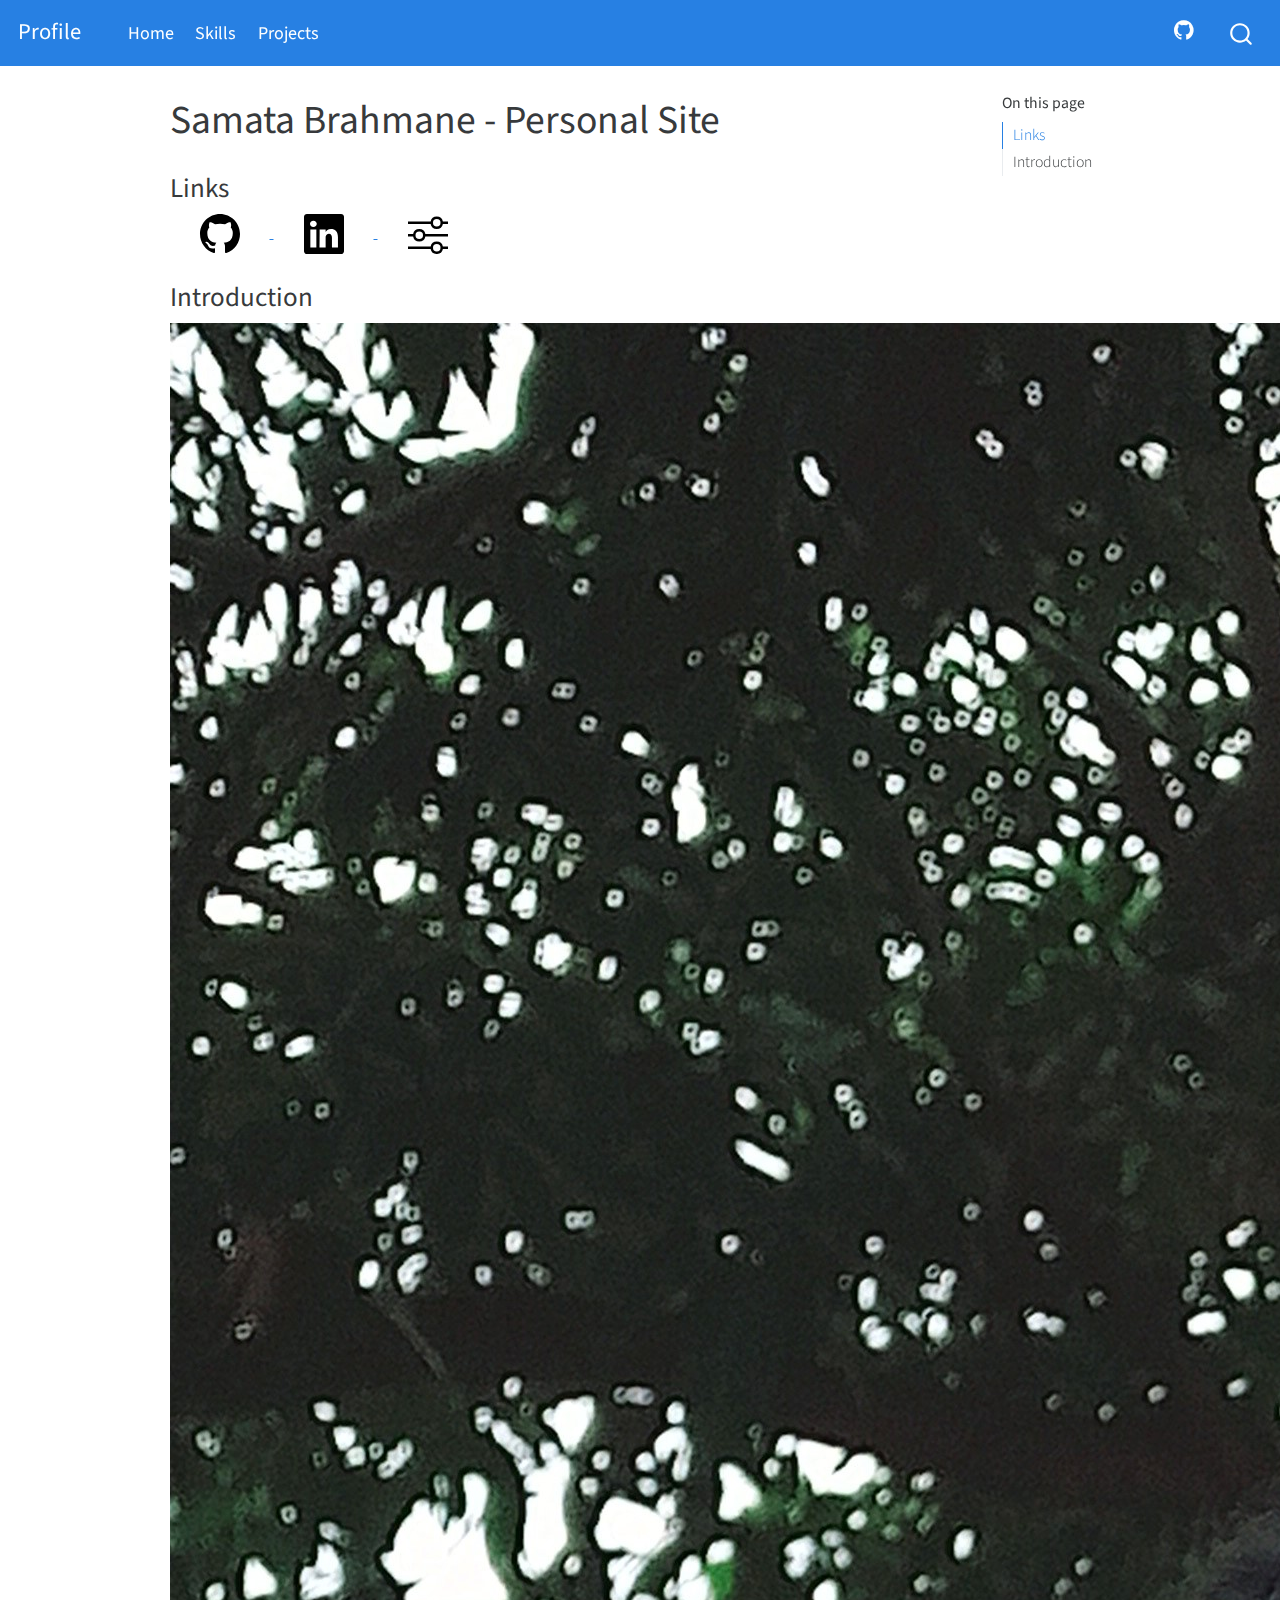
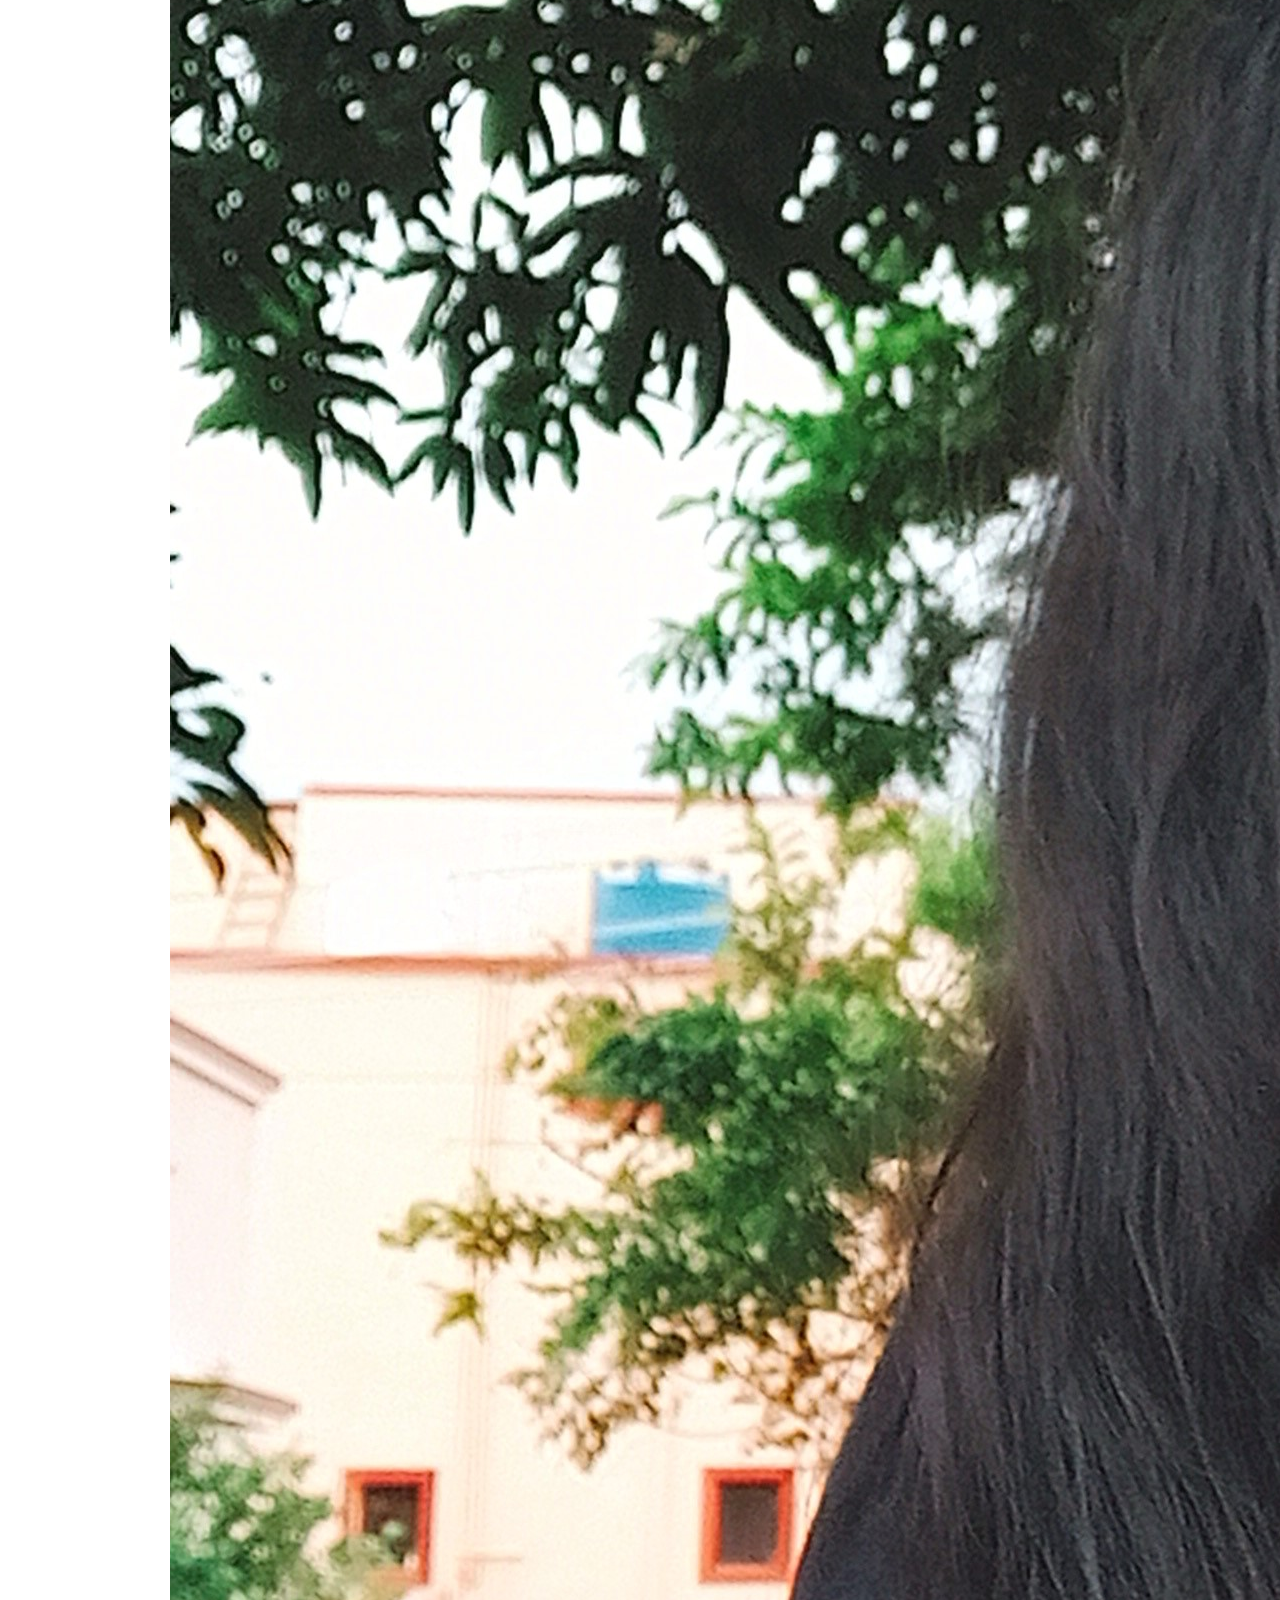
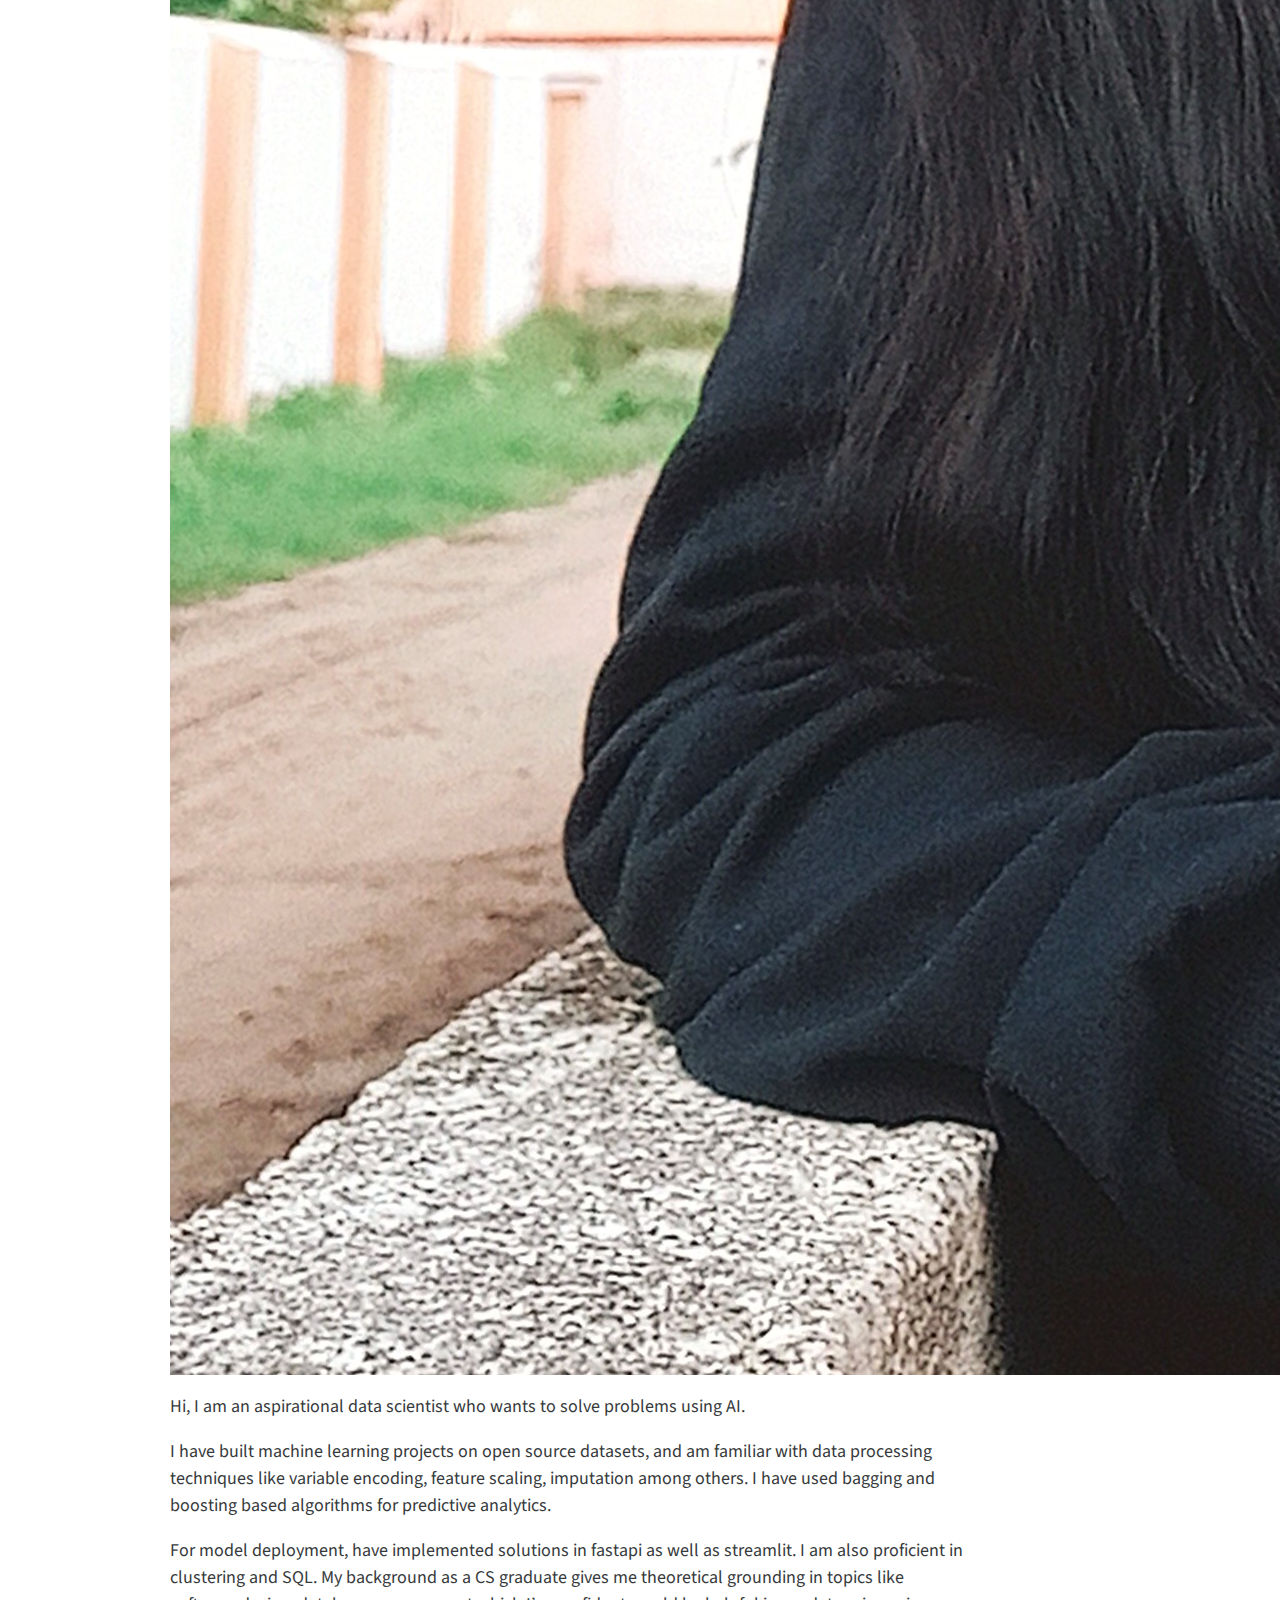
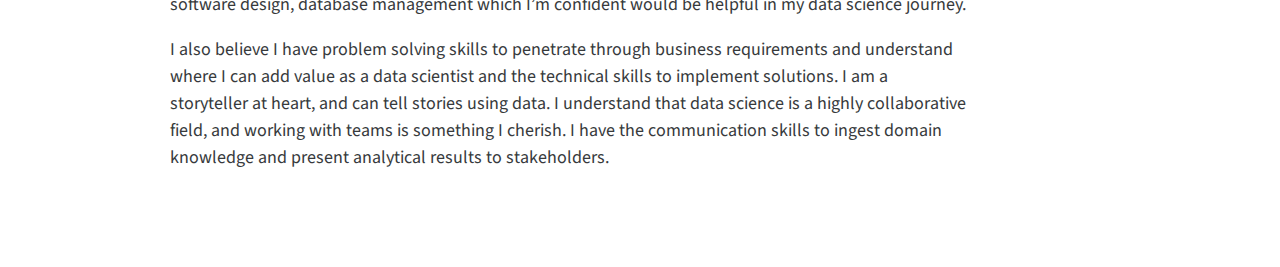
<file: docs/index.html>
<!DOCTYPE html>
<html xmlns="http://www.w3.org/1999/xhtml" lang="en" xml:lang="en"><head>

<meta charset="utf-8">
<meta name="generator" content="quarto-1.1.251">

<meta name="viewport" content="width=device-width, initial-scale=1.0, user-scalable=yes">


<title>Profile - Samata Brahmane - Personal Site</title>
<style>
code{white-space: pre-wrap;}
span.smallcaps{font-variant: small-caps;}
div.columns{display: flex; gap: min(4vw, 1.5em);}
div.column{flex: auto; overflow-x: auto;}
div.hanging-indent{margin-left: 1.5em; text-indent: -1.5em;}
ul.task-list{list-style: none;}
ul.task-list li input[type="checkbox"] {
  width: 0.8em;
  margin: 0 0.8em 0.2em -1.6em;
  vertical-align: middle;
}
</style>


<script src="site_libs/quarto-nav/quarto-nav.js"></script>
<script src="site_libs/quarto-nav/headroom.min.js"></script>
<script src="site_libs/clipboard/clipboard.min.js"></script>
<script src="site_libs/quarto-search/autocomplete.umd.js"></script>
<script src="site_libs/quarto-search/fuse.min.js"></script>
<script src="site_libs/quarto-search/quarto-search.js"></script>
<meta name="quarto:offset" content="./">
<script src="site_libs/quarto-html/quarto.js"></script>
<script src="site_libs/quarto-html/popper.min.js"></script>
<script src="site_libs/quarto-html/tippy.umd.min.js"></script>
<script src="site_libs/quarto-html/anchor.min.js"></script>
<link href="site_libs/quarto-html/tippy.css" rel="stylesheet">
<link href="site_libs/quarto-html/quarto-syntax-highlighting.css" rel="stylesheet" id="quarto-text-highlighting-styles">
<script src="site_libs/bootstrap/bootstrap.min.js"></script>
<link href="site_libs/bootstrap/bootstrap-icons.css" rel="stylesheet">
<link href="site_libs/bootstrap/bootstrap.min.css" rel="stylesheet" id="quarto-bootstrap" data-mode="light">
<script id="quarto-search-options" type="application/json">{
  "location": "navbar",
  "copy-button": false,
  "collapse-after": 3,
  "panel-placement": "end",
  "type": "overlay",
  "limit": 20,
  "language": {
    "search-no-results-text": "No results",
    "search-matching-documents-text": "matching documents",
    "search-copy-link-title": "Copy link to search",
    "search-hide-matches-text": "Hide additional matches",
    "search-more-match-text": "more match in this document",
    "search-more-matches-text": "more matches in this document",
    "search-clear-button-title": "Clear",
    "search-detached-cancel-button-title": "Cancel",
    "search-submit-button-title": "Submit"
  }
}</script>


<link rel="stylesheet" href="styles.css">
</head>

<body class="nav-fixed">

<div id="quarto-search-results"></div>
  <header id="quarto-header" class="headroom fixed-top">
    <nav class="navbar navbar-expand-lg navbar-dark ">
      <div class="navbar-container container-fluid">
      <div class="navbar-brand-container">
    <a class="navbar-brand" href="./index.html">
    <span class="navbar-title">Profile</span>
    </a>
  </div>
          <button class="navbar-toggler" type="button" data-bs-toggle="collapse" data-bs-target="#navbarCollapse" aria-controls="navbarCollapse" aria-expanded="false" aria-label="Toggle navigation" onclick="if (window.quartoToggleHeadroom) { window.quartoToggleHeadroom(); }">
  <span class="navbar-toggler-icon"></span>
</button>
          <div class="collapse navbar-collapse" id="navbarCollapse">
            <ul class="navbar-nav navbar-nav-scroll me-auto">
  <li class="nav-item">
    <a class="nav-link active" href="./index.html" aria-current="page">Home</a>
  </li>  
  <li class="nav-item">
    <a class="nav-link" href="./skills.html">Skills</a>
  </li>  
  <li class="nav-item">
    <a class="nav-link" href="./projects.html">Projects</a>
  </li>  
</ul>
            <ul class="navbar-nav navbar-nav-scroll ms-auto">
  <li class="nav-item compact">
    <a class="nav-link" href="https://github.com/samata18"><i class="bi bi-github" role="img" aria-label="GitHub">
</i> 
 </a>
  </li>  
</ul>
              <div id="quarto-search" class="" title="Search"></div>
          </div> <!-- /navcollapse -->
      </div> <!-- /container-fluid -->
    </nav>
</header>
<!-- content -->
<div id="quarto-content" class="quarto-container page-columns page-rows-contents page-layout-article page-navbar">
<!-- sidebar -->
<!-- margin-sidebar -->
    <div id="quarto-margin-sidebar" class="sidebar margin-sidebar">
        <nav id="TOC" role="doc-toc" class="toc-active">
    <h2 id="toc-title">On this page</h2>
   
  <ul>
  <li><a href="#links" id="toc-links" class="nav-link active" data-scroll-target="#links">Links</a></li>
  <li><a href="#introduction" id="toc-introduction" class="nav-link" data-scroll-target="#introduction">Introduction</a></li>
  </ul>
</nav>
    </div>
<!-- main -->
<main class="content" id="quarto-document-content">

<header id="title-block-header" class="quarto-title-block default">
<div class="quarto-title">
<h1 class="title">Samata Brahmane - Personal Site</h1>
</div>



<div class="quarto-title-meta">

    
    
  </div>
  

</header>

<section id="links" class="level3">
<h3 class="anchored" data-anchor-id="links">Links</h3>
<p><a href="https://github.com/samata18"> <img alt="Qries" src="github.svg" width="100&quot;" height="40"> </a><a href="https://www.linkedin.com/in/samata-b-989a9b148/"> <img alt="Qries" src="linkedin.svg" width="100&quot;" height="40"> </a><a href="https://samata18-brain-stroke-prediction-brain-stroke-deploy-394359.streamlitapp.com/"> <img alt="Qries" src="sliders.svg" width="100&quot;" height="40"> </a></p>
</section>
<section id="introduction" class="level3">
<h3 class="anchored" data-anchor-id="introduction">Introduction</h3>
<div style="text-align: center;">
<p><img class="circular_image" src="photo.jpg" alt="Sky"></p>
</div>
<p>Hi, I am an aspirational data scientist who wants to solve problems using AI.</p>
<p>I have built machine learning projects on open source datasets, and am familiar with data processing techniques like variable encoding, feature scaling, imputation among others. I have used bagging and boosting based algorithms for predictive analytics.</p>
<p>For model deployment, have implemented solutions in fastapi as well as streamlit. I am also proficient in clustering and SQL. My background as a CS graduate gives me theoretical grounding in topics like software design, database management which I’m confident would be helpful in my data science journey.</p>
<p>I also believe I have problem solving skills to penetrate through business requirements and understand where I can add value as a data scientist and the technical skills to implement solutions. I am a storyteller at heart, and can tell stories using data. I understand that data science is a highly collaborative field, and working with teams is something I cherish. I have the communication skills to ingest domain knowledge and present analytical results to stakeholders.</p>


</section>

</main> <!-- /main -->
<script id="quarto-html-after-body" type="application/javascript">
window.document.addEventListener("DOMContentLoaded", function (event) {
  const toggleBodyColorMode = (bsSheetEl) => {
    const mode = bsSheetEl.getAttribute("data-mode");
    const bodyEl = window.document.querySelector("body");
    if (mode === "dark") {
      bodyEl.classList.add("quarto-dark");
      bodyEl.classList.remove("quarto-light");
    } else {
      bodyEl.classList.add("quarto-light");
      bodyEl.classList.remove("quarto-dark");
    }
  }
  const toggleBodyColorPrimary = () => {
    const bsSheetEl = window.document.querySelector("link#quarto-bootstrap");
    if (bsSheetEl) {
      toggleBodyColorMode(bsSheetEl);
    }
  }
  toggleBodyColorPrimary();  
  const icon = "";
  const anchorJS = new window.AnchorJS();
  anchorJS.options = {
    placement: 'right',
    icon: icon
  };
  anchorJS.add('.anchored');
  const clipboard = new window.ClipboardJS('.code-copy-button', {
    target: function(trigger) {
      return trigger.previousElementSibling;
    }
  });
  clipboard.on('success', function(e) {
    // button target
    const button = e.trigger;
    // don't keep focus
    button.blur();
    // flash "checked"
    button.classList.add('code-copy-button-checked');
    var currentTitle = button.getAttribute("title");
    button.setAttribute("title", "Copied!");
    setTimeout(function() {
      button.setAttribute("title", currentTitle);
      button.classList.remove('code-copy-button-checked');
    }, 1000);
    // clear code selection
    e.clearSelection();
  });
  function tippyHover(el, contentFn) {
    const config = {
      allowHTML: true,
      content: contentFn,
      maxWidth: 500,
      delay: 100,
      arrow: false,
      appendTo: function(el) {
          return el.parentElement;
      },
      interactive: true,
      interactiveBorder: 10,
      theme: 'quarto',
      placement: 'bottom-start'
    };
    window.tippy(el, config); 
  }
  const noterefs = window.document.querySelectorAll('a[role="doc-noteref"]');
  for (var i=0; i<noterefs.length; i++) {
    const ref = noterefs[i];
    tippyHover(ref, function() {
      // use id or data attribute instead here
      let href = ref.getAttribute('data-footnote-href') || ref.getAttribute('href');
      try { href = new URL(href).hash; } catch {}
      const id = href.replace(/^#\/?/, "");
      const note = window.document.getElementById(id);
      return note.innerHTML;
    });
  }
  var bibliorefs = window.document.querySelectorAll('a[role="doc-biblioref"]');
  for (var i=0; i<bibliorefs.length; i++) {
    const ref = bibliorefs[i];
    const cites = ref.parentNode.getAttribute('data-cites').split(' ');
    tippyHover(ref, function() {
      var popup = window.document.createElement('div');
      cites.forEach(function(cite) {
        var citeDiv = window.document.createElement('div');
        citeDiv.classList.add('hanging-indent');
        citeDiv.classList.add('csl-entry');
        var biblioDiv = window.document.getElementById('ref-' + cite);
        if (biblioDiv) {
          citeDiv.innerHTML = biblioDiv.innerHTML;
        }
        popup.appendChild(citeDiv);
      });
      return popup.innerHTML;
    });
  }
});
</script>
</div> <!-- /content -->



</body></html>
</file>
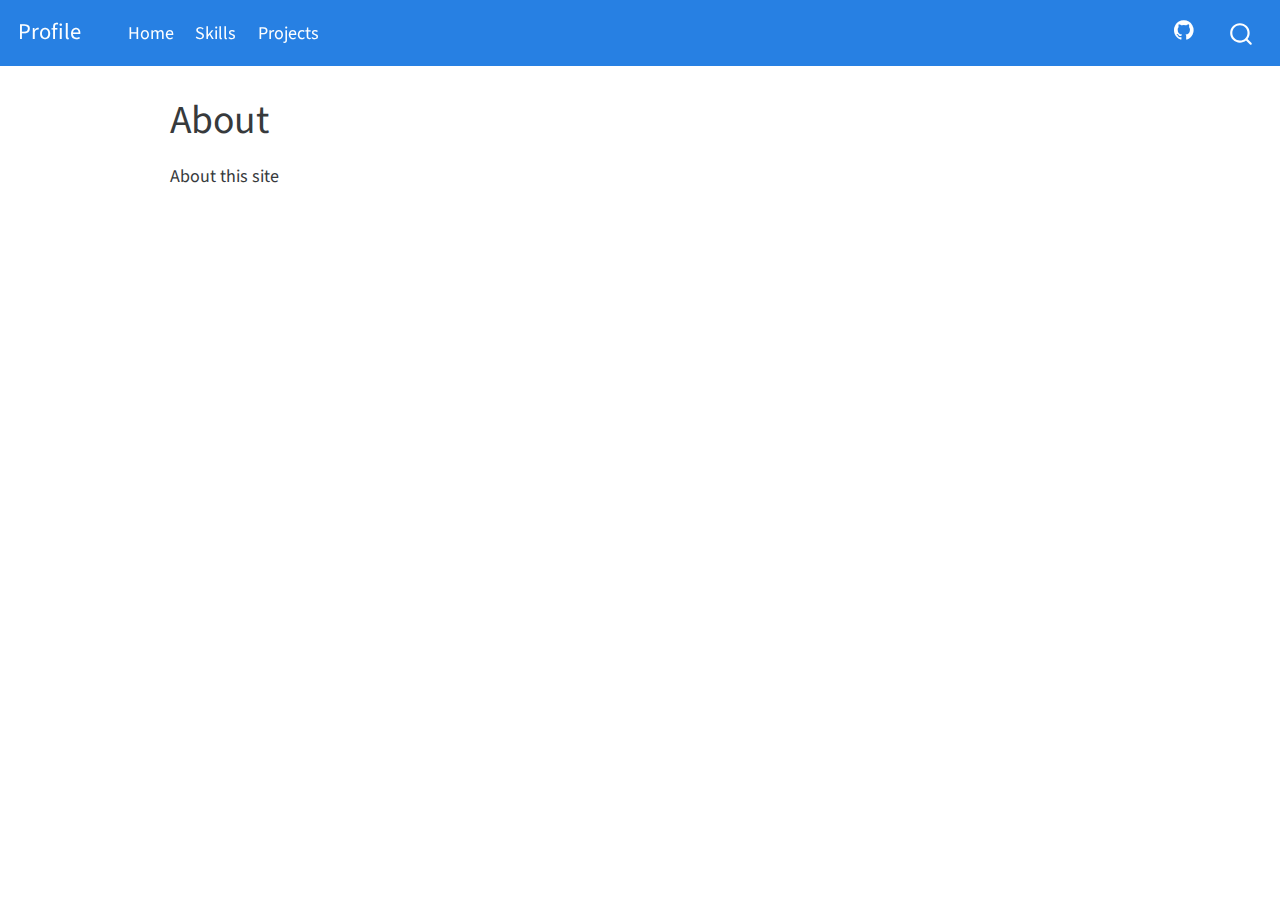
<file: docs/about.html>
<!DOCTYPE html>
<html xmlns="http://www.w3.org/1999/xhtml" lang="en" xml:lang="en"><head>

<meta charset="utf-8">
<meta name="generator" content="quarto-1.1.251">

<meta name="viewport" content="width=device-width, initial-scale=1.0, user-scalable=yes">


<title>Profile - About</title>
<style>
code{white-space: pre-wrap;}
span.smallcaps{font-variant: small-caps;}
div.columns{display: flex; gap: min(4vw, 1.5em);}
div.column{flex: auto; overflow-x: auto;}
div.hanging-indent{margin-left: 1.5em; text-indent: -1.5em;}
ul.task-list{list-style: none;}
ul.task-list li input[type="checkbox"] {
  width: 0.8em;
  margin: 0 0.8em 0.2em -1.6em;
  vertical-align: middle;
}
</style>


<script src="site_libs/quarto-nav/quarto-nav.js"></script>
<script src="site_libs/quarto-nav/headroom.min.js"></script>
<script src="site_libs/clipboard/clipboard.min.js"></script>
<script src="site_libs/quarto-search/autocomplete.umd.js"></script>
<script src="site_libs/quarto-search/fuse.min.js"></script>
<script src="site_libs/quarto-search/quarto-search.js"></script>
<meta name="quarto:offset" content="./">
<script src="site_libs/quarto-html/quarto.js"></script>
<script src="site_libs/quarto-html/popper.min.js"></script>
<script src="site_libs/quarto-html/tippy.umd.min.js"></script>
<script src="site_libs/quarto-html/anchor.min.js"></script>
<link href="site_libs/quarto-html/tippy.css" rel="stylesheet">
<link href="site_libs/quarto-html/quarto-syntax-highlighting.css" rel="stylesheet" id="quarto-text-highlighting-styles">
<script src="site_libs/bootstrap/bootstrap.min.js"></script>
<link href="site_libs/bootstrap/bootstrap-icons.css" rel="stylesheet">
<link href="site_libs/bootstrap/bootstrap.min.css" rel="stylesheet" id="quarto-bootstrap" data-mode="light">
<script id="quarto-search-options" type="application/json">{
  "location": "navbar",
  "copy-button": false,
  "collapse-after": 3,
  "panel-placement": "end",
  "type": "overlay",
  "limit": 20,
  "language": {
    "search-no-results-text": "No results",
    "search-matching-documents-text": "matching documents",
    "search-copy-link-title": "Copy link to search",
    "search-hide-matches-text": "Hide additional matches",
    "search-more-match-text": "more match in this document",
    "search-more-matches-text": "more matches in this document",
    "search-clear-button-title": "Clear",
    "search-detached-cancel-button-title": "Cancel",
    "search-submit-button-title": "Submit"
  }
}</script>


<link rel="stylesheet" href="styles.css">
</head>

<body class="nav-fixed">

<div id="quarto-search-results"></div>
  <header id="quarto-header" class="headroom fixed-top">
    <nav class="navbar navbar-expand-lg navbar-dark ">
      <div class="navbar-container container-fluid">
      <div class="navbar-brand-container">
    <a class="navbar-brand" href="./index.html">
    <span class="navbar-title">Profile</span>
    </a>
  </div>
          <button class="navbar-toggler" type="button" data-bs-toggle="collapse" data-bs-target="#navbarCollapse" aria-controls="navbarCollapse" aria-expanded="false" aria-label="Toggle navigation" onclick="if (window.quartoToggleHeadroom) { window.quartoToggleHeadroom(); }">
  <span class="navbar-toggler-icon"></span>
</button>
          <div class="collapse navbar-collapse" id="navbarCollapse">
            <ul class="navbar-nav navbar-nav-scroll me-auto">
  <li class="nav-item">
    <a class="nav-link" href="./index.html">Home</a>
  </li>  
  <li class="nav-item">
    <a class="nav-link" href="./skills.html">Skills</a>
  </li>  
  <li class="nav-item">
    <a class="nav-link" href="./projects.html">Projects</a>
  </li>  
</ul>
            <ul class="navbar-nav navbar-nav-scroll ms-auto">
  <li class="nav-item compact">
    <a class="nav-link" href="https://github.com/samata18"><i class="bi bi-github" role="img" aria-label="GitHub">
</i> 
 </a>
  </li>  
</ul>
              <div id="quarto-search" class="" title="Search"></div>
          </div> <!-- /navcollapse -->
      </div> <!-- /container-fluid -->
    </nav>
</header>
<!-- content -->
<div id="quarto-content" class="quarto-container page-columns page-rows-contents page-layout-article page-navbar">
<!-- sidebar -->
<!-- margin-sidebar -->
    <div id="quarto-margin-sidebar" class="sidebar margin-sidebar">
        
    </div>
<!-- main -->
<main class="content" id="quarto-document-content">

<header id="title-block-header" class="quarto-title-block default">
<div class="quarto-title">
<h1 class="title">About</h1>
</div>



<div class="quarto-title-meta">

    
    
  </div>
  

</header>

<p>About this site</p>



</main> <!-- /main -->
<script id="quarto-html-after-body" type="application/javascript">
window.document.addEventListener("DOMContentLoaded", function (event) {
  const toggleBodyColorMode = (bsSheetEl) => {
    const mode = bsSheetEl.getAttribute("data-mode");
    const bodyEl = window.document.querySelector("body");
    if (mode === "dark") {
      bodyEl.classList.add("quarto-dark");
      bodyEl.classList.remove("quarto-light");
    } else {
      bodyEl.classList.add("quarto-light");
      bodyEl.classList.remove("quarto-dark");
    }
  }
  const toggleBodyColorPrimary = () => {
    const bsSheetEl = window.document.querySelector("link#quarto-bootstrap");
    if (bsSheetEl) {
      toggleBodyColorMode(bsSheetEl);
    }
  }
  toggleBodyColorPrimary();  
  const icon = "";
  const anchorJS = new window.AnchorJS();
  anchorJS.options = {
    placement: 'right',
    icon: icon
  };
  anchorJS.add('.anchored');
  const clipboard = new window.ClipboardJS('.code-copy-button', {
    target: function(trigger) {
      return trigger.previousElementSibling;
    }
  });
  clipboard.on('success', function(e) {
    // button target
    const button = e.trigger;
    // don't keep focus
    button.blur();
    // flash "checked"
    button.classList.add('code-copy-button-checked');
    var currentTitle = button.getAttribute("title");
    button.setAttribute("title", "Copied!");
    setTimeout(function() {
      button.setAttribute("title", currentTitle);
      button.classList.remove('code-copy-button-checked');
    }, 1000);
    // clear code selection
    e.clearSelection();
  });
  function tippyHover(el, contentFn) {
    const config = {
      allowHTML: true,
      content: contentFn,
      maxWidth: 500,
      delay: 100,
      arrow: false,
      appendTo: function(el) {
          return el.parentElement;
      },
      interactive: true,
      interactiveBorder: 10,
      theme: 'quarto',
      placement: 'bottom-start'
    };
    window.tippy(el, config); 
  }
  const noterefs = window.document.querySelectorAll('a[role="doc-noteref"]');
  for (var i=0; i<noterefs.length; i++) {
    const ref = noterefs[i];
    tippyHover(ref, function() {
      // use id or data attribute instead here
      let href = ref.getAttribute('data-footnote-href') || ref.getAttribute('href');
      try { href = new URL(href).hash; } catch {}
      const id = href.replace(/^#\/?/, "");
      const note = window.document.getElementById(id);
      return note.innerHTML;
    });
  }
  var bibliorefs = window.document.querySelectorAll('a[role="doc-biblioref"]');
  for (var i=0; i<bibliorefs.length; i++) {
    const ref = bibliorefs[i];
    const cites = ref.parentNode.getAttribute('data-cites').split(' ');
    tippyHover(ref, function() {
      var popup = window.document.createElement('div');
      cites.forEach(function(cite) {
        var citeDiv = window.document.createElement('div');
        citeDiv.classList.add('hanging-indent');
        citeDiv.classList.add('csl-entry');
        var biblioDiv = window.document.getElementById('ref-' + cite);
        if (biblioDiv) {
          citeDiv.innerHTML = biblioDiv.innerHTML;
        }
        popup.appendChild(citeDiv);
      });
      return popup.innerHTML;
    });
  }
});
</script>
</div> <!-- /content -->



</body></html>
</file>
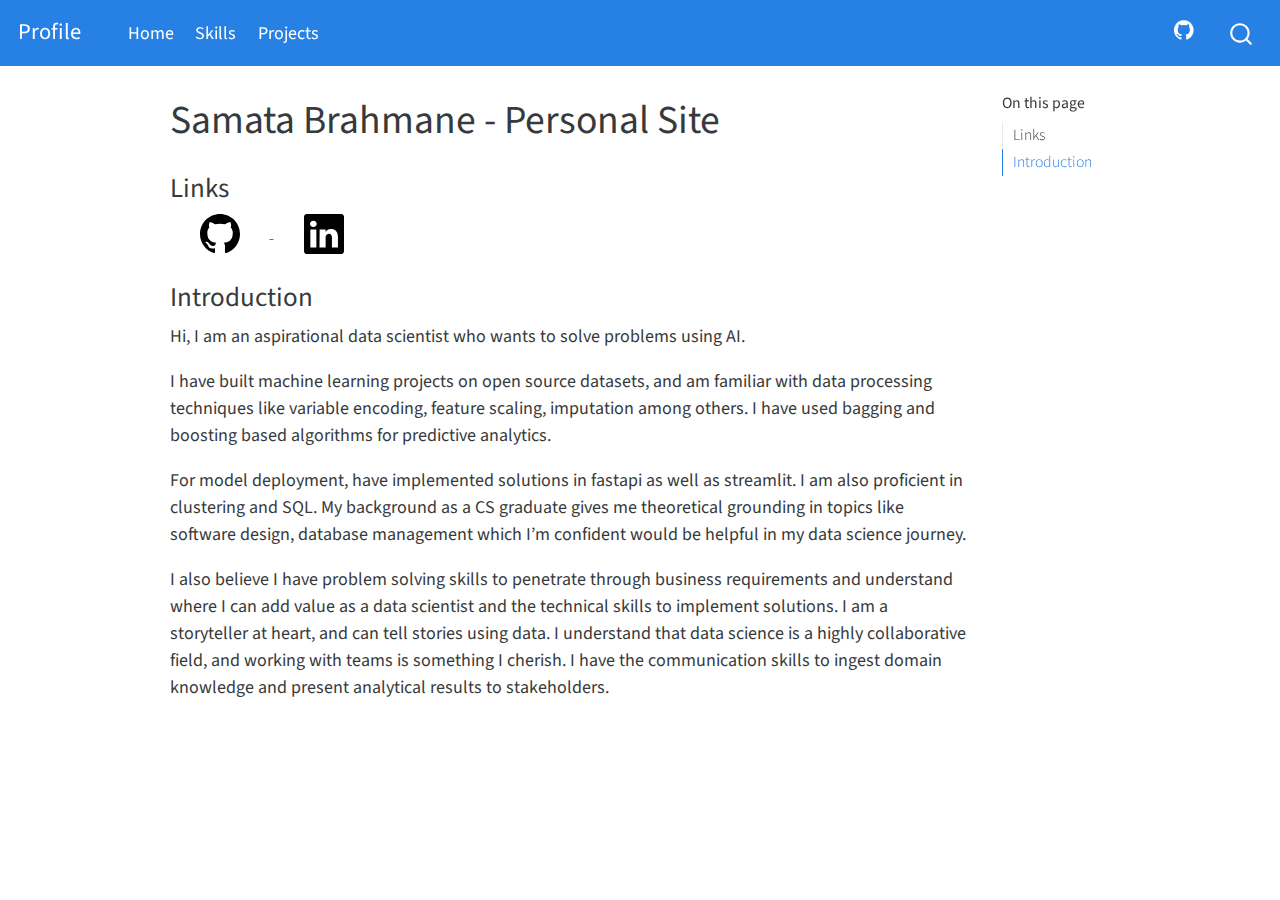
<file: docs/homepage.html>
<!DOCTYPE html>
<html xmlns="http://www.w3.org/1999/xhtml" lang="en" xml:lang="en"><head>

<meta charset="utf-8">
<meta name="generator" content="quarto-1.1.251">

<meta name="viewport" content="width=device-width, initial-scale=1.0, user-scalable=yes">


<title>Profile - Samata Brahmane - Personal Site</title>
<style>
code{white-space: pre-wrap;}
span.smallcaps{font-variant: small-caps;}
div.columns{display: flex; gap: min(4vw, 1.5em);}
div.column{flex: auto; overflow-x: auto;}
div.hanging-indent{margin-left: 1.5em; text-indent: -1.5em;}
ul.task-list{list-style: none;}
ul.task-list li input[type="checkbox"] {
  width: 0.8em;
  margin: 0 0.8em 0.2em -1.6em;
  vertical-align: middle;
}
</style>


<script src="site_libs/quarto-nav/quarto-nav.js"></script>
<script src="site_libs/quarto-nav/headroom.min.js"></script>
<script src="site_libs/clipboard/clipboard.min.js"></script>
<script src="site_libs/quarto-search/autocomplete.umd.js"></script>
<script src="site_libs/quarto-search/fuse.min.js"></script>
<script src="site_libs/quarto-search/quarto-search.js"></script>
<meta name="quarto:offset" content="./">
<script src="site_libs/quarto-html/quarto.js"></script>
<script src="site_libs/quarto-html/popper.min.js"></script>
<script src="site_libs/quarto-html/tippy.umd.min.js"></script>
<script src="site_libs/quarto-html/anchor.min.js"></script>
<link href="site_libs/quarto-html/tippy.css" rel="stylesheet">
<link href="site_libs/quarto-html/quarto-syntax-highlighting.css" rel="stylesheet" id="quarto-text-highlighting-styles">
<script src="site_libs/bootstrap/bootstrap.min.js"></script>
<link href="site_libs/bootstrap/bootstrap-icons.css" rel="stylesheet">
<link href="site_libs/bootstrap/bootstrap.min.css" rel="stylesheet" id="quarto-bootstrap" data-mode="light">
<script id="quarto-search-options" type="application/json">{
  "location": "navbar",
  "copy-button": false,
  "collapse-after": 3,
  "panel-placement": "end",
  "type": "overlay",
  "limit": 20,
  "language": {
    "search-no-results-text": "No results",
    "search-matching-documents-text": "matching documents",
    "search-copy-link-title": "Copy link to search",
    "search-hide-matches-text": "Hide additional matches",
    "search-more-match-text": "more match in this document",
    "search-more-matches-text": "more matches in this document",
    "search-clear-button-title": "Clear",
    "search-detached-cancel-button-title": "Cancel",
    "search-submit-button-title": "Submit"
  }
}</script>


<link rel="stylesheet" href="styles.css">
</head>

<body class="nav-fixed">

<div id="quarto-search-results"></div>
  <header id="quarto-header" class="headroom fixed-top">
    <nav class="navbar navbar-expand-lg navbar-dark ">
      <div class="navbar-container container-fluid">
      <div class="navbar-brand-container">
    <a class="navbar-brand" href="./index.html">
    <span class="navbar-title">Profile</span>
    </a>
  </div>
          <button class="navbar-toggler" type="button" data-bs-toggle="collapse" data-bs-target="#navbarCollapse" aria-controls="navbarCollapse" aria-expanded="false" aria-label="Toggle navigation" onclick="if (window.quartoToggleHeadroom) { window.quartoToggleHeadroom(); }">
  <span class="navbar-toggler-icon"></span>
</button>
          <div class="collapse navbar-collapse" id="navbarCollapse">
            <ul class="navbar-nav navbar-nav-scroll me-auto">
  <li class="nav-item">
    <a class="nav-link active" href="./homepage.html" aria-current="page">Home</a>
  </li>  
  <li class="nav-item">
    <a class="nav-link" href="./skills.html">Skills</a>
  </li>  
  <li class="nav-item">
    <a class="nav-link" href="./projects.html">Projects</a>
  </li>  
</ul>
            <ul class="navbar-nav navbar-nav-scroll ms-auto">
  <li class="nav-item compact">
    <a class="nav-link" href="https://github.com/samata18"><i class="bi bi-github" role="img" aria-label="GitHub">
</i> 
 </a>
  </li>  
</ul>
              <div id="quarto-search" class="" title="Search"></div>
          </div> <!-- /navcollapse -->
      </div> <!-- /container-fluid -->
    </nav>
</header>
<!-- content -->
<div id="quarto-content" class="quarto-container page-columns page-rows-contents page-layout-article page-navbar">
<!-- sidebar -->
<!-- margin-sidebar -->
    <div id="quarto-margin-sidebar" class="sidebar margin-sidebar">
        <nav id="TOC" role="doc-toc" class="toc-active">
    <h2 id="toc-title">On this page</h2>
   
  <ul>
  <li><a href="#links" id="toc-links" class="nav-link active" data-scroll-target="#links">Links</a></li>
  <li><a href="#introduction" id="toc-introduction" class="nav-link" data-scroll-target="#introduction">Introduction</a></li>
  </ul>
</nav>
    </div>
<!-- main -->
<main class="content" id="quarto-document-content">

<header id="title-block-header" class="quarto-title-block default">
<div class="quarto-title">
<h1 class="title">Samata Brahmane - Personal Site</h1>
</div>



<div class="quarto-title-meta">

    
    
  </div>
  

</header>

<section id="links" class="level3">
<h3 class="anchored" data-anchor-id="links">Links</h3>
<p><a href="https://github.com/samata18"> <img alt="Qries" src="github.svg" width="100&quot;" height="40"> </a><a href="https://www.linkedin.com/in/samata-b-989a9b148/"> <img alt="Qries" src="linkedin.svg" width="100&quot;" height="40"> </a></p>
</section>
<section id="introduction" class="level3">
<h3 class="anchored" data-anchor-id="introduction">Introduction</h3>
<p>Hi, I am an aspirational data scientist who wants to solve problems using AI.</p>
<p>I have built machine learning projects on open source datasets, and am familiar with data processing techniques like variable encoding, feature scaling, imputation among others. I have used bagging and boosting based algorithms for predictive analytics.</p>
<p>For model deployment, have implemented solutions in fastapi as well as streamlit. I am also proficient in clustering and SQL. My background as a CS graduate gives me theoretical grounding in topics like software design, database management which I’m confident would be helpful in my data science journey.</p>
<p>I also believe I have problem solving skills to penetrate through business requirements and understand where I can add value as a data scientist and the technical skills to implement solutions. I am a storyteller at heart, and can tell stories using data. I understand that data science is a highly collaborative field, and working with teams is something I cherish. I have the communication skills to ingest domain knowledge and present analytical results to stakeholders.</p>


</section>

</main> <!-- /main -->
<script id="quarto-html-after-body" type="application/javascript">
window.document.addEventListener("DOMContentLoaded", function (event) {
  const toggleBodyColorMode = (bsSheetEl) => {
    const mode = bsSheetEl.getAttribute("data-mode");
    const bodyEl = window.document.querySelector("body");
    if (mode === "dark") {
      bodyEl.classList.add("quarto-dark");
      bodyEl.classList.remove("quarto-light");
    } else {
      bodyEl.classList.add("quarto-light");
      bodyEl.classList.remove("quarto-dark");
    }
  }
  const toggleBodyColorPrimary = () => {
    const bsSheetEl = window.document.querySelector("link#quarto-bootstrap");
    if (bsSheetEl) {
      toggleBodyColorMode(bsSheetEl);
    }
  }
  toggleBodyColorPrimary();  
  const icon = "";
  const anchorJS = new window.AnchorJS();
  anchorJS.options = {
    placement: 'right',
    icon: icon
  };
  anchorJS.add('.anchored');
  const clipboard = new window.ClipboardJS('.code-copy-button', {
    target: function(trigger) {
      return trigger.previousElementSibling;
    }
  });
  clipboard.on('success', function(e) {
    // button target
    const button = e.trigger;
    // don't keep focus
    button.blur();
    // flash "checked"
    button.classList.add('code-copy-button-checked');
    var currentTitle = button.getAttribute("title");
    button.setAttribute("title", "Copied!");
    setTimeout(function() {
      button.setAttribute("title", currentTitle);
      button.classList.remove('code-copy-button-checked');
    }, 1000);
    // clear code selection
    e.clearSelection();
  });
  function tippyHover(el, contentFn) {
    const config = {
      allowHTML: true,
      content: contentFn,
      maxWidth: 500,
      delay: 100,
      arrow: false,
      appendTo: function(el) {
          return el.parentElement;
      },
      interactive: true,
      interactiveBorder: 10,
      theme: 'quarto',
      placement: 'bottom-start'
    };
    window.tippy(el, config); 
  }
  const noterefs = window.document.querySelectorAll('a[role="doc-noteref"]');
  for (var i=0; i<noterefs.length; i++) {
    const ref = noterefs[i];
    tippyHover(ref, function() {
      // use id or data attribute instead here
      let href = ref.getAttribute('data-footnote-href') || ref.getAttribute('href');
      try { href = new URL(href).hash; } catch {}
      const id = href.replace(/^#\/?/, "");
      const note = window.document.getElementById(id);
      return note.innerHTML;
    });
  }
  var bibliorefs = window.document.querySelectorAll('a[role="doc-biblioref"]');
  for (var i=0; i<bibliorefs.length; i++) {
    const ref = bibliorefs[i];
    const cites = ref.parentNode.getAttribute('data-cites').split(' ');
    tippyHover(ref, function() {
      var popup = window.document.createElement('div');
      cites.forEach(function(cite) {
        var citeDiv = window.document.createElement('div');
        citeDiv.classList.add('hanging-indent');
        citeDiv.classList.add('csl-entry');
        var biblioDiv = window.document.getElementById('ref-' + cite);
        if (biblioDiv) {
          citeDiv.innerHTML = biblioDiv.innerHTML;
        }
        popup.appendChild(citeDiv);
      });
      return popup.innerHTML;
    });
  }
});
</script>
</div> <!-- /content -->



</body></html>
</file>
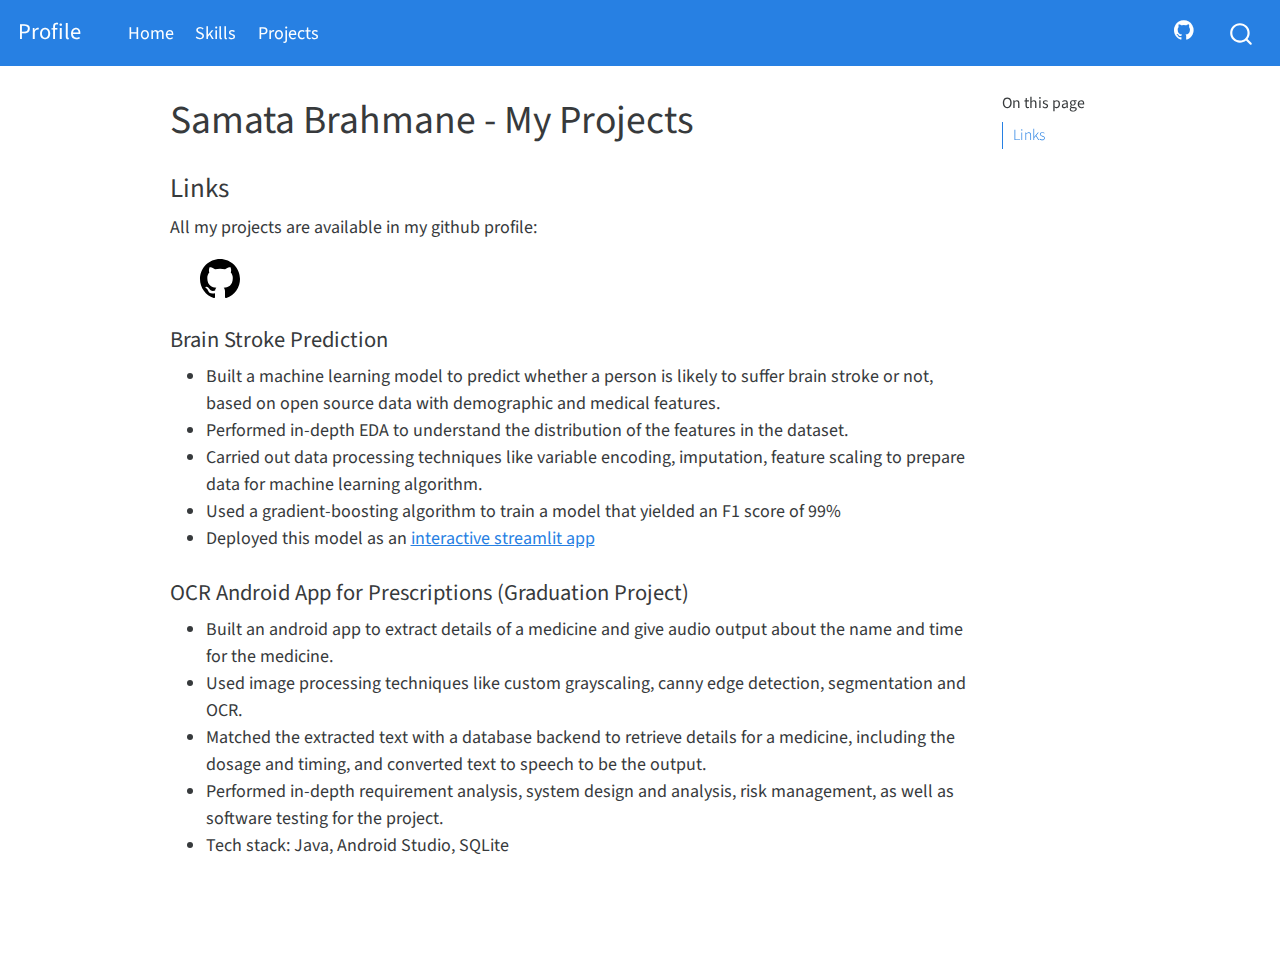
<file: docs/projects.html>
<!DOCTYPE html>
<html xmlns="http://www.w3.org/1999/xhtml" lang="en" xml:lang="en"><head>

<meta charset="utf-8">
<meta name="generator" content="quarto-1.1.251">

<meta name="viewport" content="width=device-width, initial-scale=1.0, user-scalable=yes">


<title>Profile - Samata Brahmane - My Projects</title>
<style>
code{white-space: pre-wrap;}
span.smallcaps{font-variant: small-caps;}
div.columns{display: flex; gap: min(4vw, 1.5em);}
div.column{flex: auto; overflow-x: auto;}
div.hanging-indent{margin-left: 1.5em; text-indent: -1.5em;}
ul.task-list{list-style: none;}
ul.task-list li input[type="checkbox"] {
  width: 0.8em;
  margin: 0 0.8em 0.2em -1.6em;
  vertical-align: middle;
}
</style>


<script src="site_libs/quarto-nav/quarto-nav.js"></script>
<script src="site_libs/quarto-nav/headroom.min.js"></script>
<script src="site_libs/clipboard/clipboard.min.js"></script>
<script src="site_libs/quarto-search/autocomplete.umd.js"></script>
<script src="site_libs/quarto-search/fuse.min.js"></script>
<script src="site_libs/quarto-search/quarto-search.js"></script>
<meta name="quarto:offset" content="./">
<script src="site_libs/quarto-html/quarto.js"></script>
<script src="site_libs/quarto-html/popper.min.js"></script>
<script src="site_libs/quarto-html/tippy.umd.min.js"></script>
<script src="site_libs/quarto-html/anchor.min.js"></script>
<link href="site_libs/quarto-html/tippy.css" rel="stylesheet">
<link href="site_libs/quarto-html/quarto-syntax-highlighting.css" rel="stylesheet" id="quarto-text-highlighting-styles">
<script src="site_libs/bootstrap/bootstrap.min.js"></script>
<link href="site_libs/bootstrap/bootstrap-icons.css" rel="stylesheet">
<link href="site_libs/bootstrap/bootstrap.min.css" rel="stylesheet" id="quarto-bootstrap" data-mode="light">
<script id="quarto-search-options" type="application/json">{
  "location": "navbar",
  "copy-button": false,
  "collapse-after": 3,
  "panel-placement": "end",
  "type": "overlay",
  "limit": 20,
  "language": {
    "search-no-results-text": "No results",
    "search-matching-documents-text": "matching documents",
    "search-copy-link-title": "Copy link to search",
    "search-hide-matches-text": "Hide additional matches",
    "search-more-match-text": "more match in this document",
    "search-more-matches-text": "more matches in this document",
    "search-clear-button-title": "Clear",
    "search-detached-cancel-button-title": "Cancel",
    "search-submit-button-title": "Submit"
  }
}</script>


<link rel="stylesheet" href="styles.css">
</head>

<body class="nav-fixed">

<div id="quarto-search-results"></div>
  <header id="quarto-header" class="headroom fixed-top">
    <nav class="navbar navbar-expand-lg navbar-dark ">
      <div class="navbar-container container-fluid">
      <div class="navbar-brand-container">
    <a class="navbar-brand" href="./index.html">
    <span class="navbar-title">Profile</span>
    </a>
  </div>
          <button class="navbar-toggler" type="button" data-bs-toggle="collapse" data-bs-target="#navbarCollapse" aria-controls="navbarCollapse" aria-expanded="false" aria-label="Toggle navigation" onclick="if (window.quartoToggleHeadroom) { window.quartoToggleHeadroom(); }">
  <span class="navbar-toggler-icon"></span>
</button>
          <div class="collapse navbar-collapse" id="navbarCollapse">
            <ul class="navbar-nav navbar-nav-scroll me-auto">
  <li class="nav-item">
    <a class="nav-link" href="./index.html">Home</a>
  </li>  
  <li class="nav-item">
    <a class="nav-link" href="./skills.html">Skills</a>
  </li>  
  <li class="nav-item">
    <a class="nav-link active" href="./projects.html" aria-current="page">Projects</a>
  </li>  
</ul>
            <ul class="navbar-nav navbar-nav-scroll ms-auto">
  <li class="nav-item compact">
    <a class="nav-link" href="https://github.com/samata18"><i class="bi bi-github" role="img" aria-label="GitHub">
</i> 
 </a>
  </li>  
</ul>
              <div id="quarto-search" class="" title="Search"></div>
          </div> <!-- /navcollapse -->
      </div> <!-- /container-fluid -->
    </nav>
</header>
<!-- content -->
<div id="quarto-content" class="quarto-container page-columns page-rows-contents page-layout-article page-navbar">
<!-- sidebar -->
<!-- margin-sidebar -->
    <div id="quarto-margin-sidebar" class="sidebar margin-sidebar">
        <nav id="TOC" role="doc-toc" class="toc-active">
    <h2 id="toc-title">On this page</h2>
   
  <ul>
  <li><a href="#links" id="toc-links" class="nav-link active" data-scroll-target="#links">Links</a></li>
  </ul>
</nav>
    </div>
<!-- main -->
<main class="content" id="quarto-document-content">

<header id="title-block-header" class="quarto-title-block default">
<div class="quarto-title">
<h1 class="title">Samata Brahmane - My Projects</h1>
</div>



<div class="quarto-title-meta">

    
    
  </div>
  

</header>

<section id="links" class="level3">
<h3 class="anchored" data-anchor-id="links">Links</h3>
<p>All my projects are available in my github profile:</p>
<p><a href="https://github.com/samata18"> <img alt="Qries" src="github.svg" width="100&quot;" height="40"> </a></p>
<section id="brain-stroke-prediction" class="level4">
<h4 class="anchored" data-anchor-id="brain-stroke-prediction">Brain Stroke Prediction</h4>
<ul>
<li>Built a machine learning model to predict whether a person is likely to suffer brain stroke or not, based on open source data with demographic and medical features.</li>
<li>Performed in-depth EDA to understand the distribution of the features in the dataset.</li>
<li>Carried out data processing techniques like variable encoding, imputation, feature scaling to prepare data for machine learning algorithm.</li>
<li>Used a gradient-boosting algorithm to train a model that yielded an F1 score of 99%</li>
<li>Deployed this model as an <a href="shorturl.at/abAEO">interactive streamlit app</a></li>
</ul>
</section>
<section id="ocr-android-app-for-prescriptions-graduation-project" class="level4">
<h4 class="anchored" data-anchor-id="ocr-android-app-for-prescriptions-graduation-project">OCR Android App for Prescriptions (Graduation Project)</h4>
<ul>
<li>Built an android app to extract details of a medicine and give audio output about the name and time for the medicine.</li>
<li>Used image processing techniques like custom grayscaling, canny edge detection, segmentation and OCR.</li>
<li>Matched the extracted text with a database backend to retrieve details for a medicine, including the dosage and timing, and converted text to speech to be the output.</li>
<li>Performed in-depth requirement analysis, system design and analysis, risk management, as well as software testing for the project.</li>
<li>Tech stack: Java, Android Studio, SQLite</li>
</ul>


</section>
</section>

</main> <!-- /main -->
<script id="quarto-html-after-body" type="application/javascript">
window.document.addEventListener("DOMContentLoaded", function (event) {
  const toggleBodyColorMode = (bsSheetEl) => {
    const mode = bsSheetEl.getAttribute("data-mode");
    const bodyEl = window.document.querySelector("body");
    if (mode === "dark") {
      bodyEl.classList.add("quarto-dark");
      bodyEl.classList.remove("quarto-light");
    } else {
      bodyEl.classList.add("quarto-light");
      bodyEl.classList.remove("quarto-dark");
    }
  }
  const toggleBodyColorPrimary = () => {
    const bsSheetEl = window.document.querySelector("link#quarto-bootstrap");
    if (bsSheetEl) {
      toggleBodyColorMode(bsSheetEl);
    }
  }
  toggleBodyColorPrimary();  
  const icon = "";
  const anchorJS = new window.AnchorJS();
  anchorJS.options = {
    placement: 'right',
    icon: icon
  };
  anchorJS.add('.anchored');
  const clipboard = new window.ClipboardJS('.code-copy-button', {
    target: function(trigger) {
      return trigger.previousElementSibling;
    }
  });
  clipboard.on('success', function(e) {
    // button target
    const button = e.trigger;
    // don't keep focus
    button.blur();
    // flash "checked"
    button.classList.add('code-copy-button-checked');
    var currentTitle = button.getAttribute("title");
    button.setAttribute("title", "Copied!");
    setTimeout(function() {
      button.setAttribute("title", currentTitle);
      button.classList.remove('code-copy-button-checked');
    }, 1000);
    // clear code selection
    e.clearSelection();
  });
  function tippyHover(el, contentFn) {
    const config = {
      allowHTML: true,
      content: contentFn,
      maxWidth: 500,
      delay: 100,
      arrow: false,
      appendTo: function(el) {
          return el.parentElement;
      },
      interactive: true,
      interactiveBorder: 10,
      theme: 'quarto',
      placement: 'bottom-start'
    };
    window.tippy(el, config); 
  }
  const noterefs = window.document.querySelectorAll('a[role="doc-noteref"]');
  for (var i=0; i<noterefs.length; i++) {
    const ref = noterefs[i];
    tippyHover(ref, function() {
      // use id or data attribute instead here
      let href = ref.getAttribute('data-footnote-href') || ref.getAttribute('href');
      try { href = new URL(href).hash; } catch {}
      const id = href.replace(/^#\/?/, "");
      const note = window.document.getElementById(id);
      return note.innerHTML;
    });
  }
  var bibliorefs = window.document.querySelectorAll('a[role="doc-biblioref"]');
  for (var i=0; i<bibliorefs.length; i++) {
    const ref = bibliorefs[i];
    const cites = ref.parentNode.getAttribute('data-cites').split(' ');
    tippyHover(ref, function() {
      var popup = window.document.createElement('div');
      cites.forEach(function(cite) {
        var citeDiv = window.document.createElement('div');
        citeDiv.classList.add('hanging-indent');
        citeDiv.classList.add('csl-entry');
        var biblioDiv = window.document.getElementById('ref-' + cite);
        if (biblioDiv) {
          citeDiv.innerHTML = biblioDiv.innerHTML;
        }
        popup.appendChild(citeDiv);
      });
      return popup.innerHTML;
    });
  }
});
</script>
</div> <!-- /content -->



</body></html>
</file>
<file: docs/site_libs/quarto-html/tippy.css>
.tippy-box[data-animation=fade][data-state=hidden]{opacity:0}[data-tippy-root]{max-width:calc(100vw - 10px)}.tippy-box{position:relative;background-color:#333;color:#fff;border-radius:4px;font-size:14px;line-height:1.4;white-space:normal;outline:0;transition-property:transform,visibility,opacity}.tippy-box[data-placement^=top]>.tippy-arrow{bottom:0}.tippy-box[data-placement^=top]>.tippy-arrow:before{bottom:-7px;left:0;border-width:8px 8px 0;border-top-color:initial;transform-origin:center top}.tippy-box[data-placement^=bottom]>.tippy-arrow{top:0}.tippy-box[data-placement^=bottom]>.tippy-arrow:before{top:-7px;left:0;border-width:0 8px 8px;border-bottom-color:initial;transform-origin:center bottom}.tippy-box[data-placement^=left]>.tippy-arrow{right:0}.tippy-box[data-placement^=left]>.tippy-arrow:before{border-width:8px 0 8px 8px;border-left-color:initial;right:-7px;transform-origin:center left}.tippy-box[data-placement^=right]>.tippy-arrow{left:0}.tippy-box[data-placement^=right]>.tippy-arrow:before{left:-7px;border-width:8px 8px 8px 0;border-right-color:initial;transform-origin:center right}.tippy-box[data-inertia][data-state=visible]{transition-timing-function:cubic-bezier(.54,1.5,.38,1.11)}.tippy-arrow{width:16px;height:16px;color:#333}.tippy-arrow:before{content:"";position:absolute;border-color:transparent;border-style:solid}.tippy-content{position:relative;padding:5px 9px;z-index:1}
</file>
<file: docs/site_libs/quarto-html/quarto-syntax-highlighting.css>
/* quarto syntax highlight colors */
:root {
  --quarto-hl-ot-color: #003B4F;
  --quarto-hl-at-color: #657422;
  --quarto-hl-ss-color: #20794D;
  --quarto-hl-an-color: #5E5E5E;
  --quarto-hl-fu-color: #4758AB;
  --quarto-hl-st-color: #20794D;
  --quarto-hl-cf-color: #003B4F;
  --quarto-hl-op-color: #5E5E5E;
  --quarto-hl-er-color: #AD0000;
  --quarto-hl-bn-color: #AD0000;
  --quarto-hl-al-color: #AD0000;
  --quarto-hl-va-color: #111111;
  --quarto-hl-bu-color: inherit;
  --quarto-hl-ex-color: inherit;
  --quarto-hl-pp-color: #AD0000;
  --quarto-hl-in-color: #5E5E5E;
  --quarto-hl-vs-color: #20794D;
  --quarto-hl-wa-color: #5E5E5E;
  --quarto-hl-do-color: #5E5E5E;
  --quarto-hl-im-color: #00769E;
  --quarto-hl-ch-color: #20794D;
  --quarto-hl-dt-color: #AD0000;
  --quarto-hl-fl-color: #AD0000;
  --quarto-hl-co-color: #5E5E5E;
  --quarto-hl-cv-color: #5E5E5E;
  --quarto-hl-cn-color: #8f5902;
  --quarto-hl-sc-color: #5E5E5E;
  --quarto-hl-dv-color: #AD0000;
  --quarto-hl-kw-color: #003B4F;
}

/* other quarto variables */
:root {
  --quarto-font-monospace: SFMono-Regular, Menlo, Monaco, Consolas, "Liberation Mono", "Courier New", monospace;
}

pre > code.sourceCode > span {
  color: #003B4F;
}

code span {
  color: #003B4F;
}

code.sourceCode > span {
  color: #003B4F;
}

div.sourceCode,
div.sourceCode pre.sourceCode {
  color: #003B4F;
}

code span.ot {
  color: #003B4F;
}

code span.at {
  color: #657422;
}

code span.ss {
  color: #20794D;
}

code span.an {
  color: #5E5E5E;
}

code span.fu {
  color: #4758AB;
}

code span.st {
  color: #20794D;
}

code span.cf {
  color: #003B4F;
}

code span.op {
  color: #5E5E5E;
}

code span.er {
  color: #AD0000;
}

code span.bn {
  color: #AD0000;
}

code span.al {
  color: #AD0000;
}

code span.va {
  color: #111111;
}

code span.pp {
  color: #AD0000;
}

code span.in {
  color: #5E5E5E;
}

code span.vs {
  color: #20794D;
}

code span.wa {
  color: #5E5E5E;
  font-style: italic;
}

code span.do {
  color: #5E5E5E;
  font-style: italic;
}

code span.im {
  color: #00769E;
}

code span.ch {
  color: #20794D;
}

code span.dt {
  color: #AD0000;
}

code span.fl {
  color: #AD0000;
}

code span.co {
  color: #5E5E5E;
}

code span.cv {
  color: #5E5E5E;
  font-style: italic;
}

code span.cn {
  color: #8f5902;
}

code span.sc {
  color: #5E5E5E;
}

code span.dv {
  color: #AD0000;
}

code span.kw {
  color: #003B4F;
}

.prevent-inlining {
  content: "</";
}

/*# sourceMappingURL=debc5d5d77c3f9108843748ff7464032.css.map */
</file>
<file: docs/styles.css>
/* css styles */
</file>
